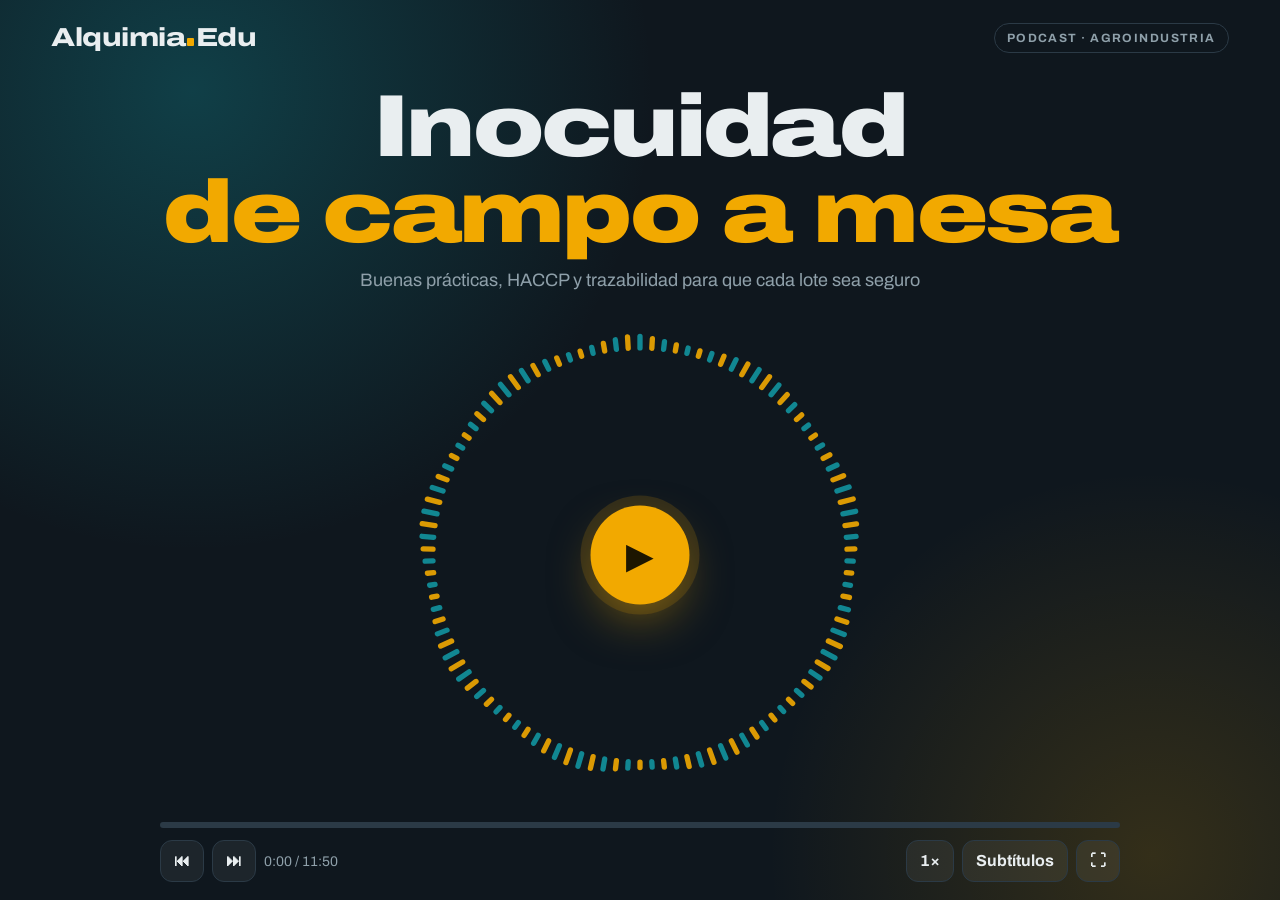
<file: podcast-agroindustria-inocuidad/index.html>
<!doctype html>
<html lang="es">
<head>
<meta charset="utf-8">
<meta name="viewport" content="width=device-width, initial-scale=1, viewport-fit=cover">
<title>Operación al Día · Banca y seguros · AlquimiaEdu</title>
<meta name="description" content="Podcast de AlquimiaEdu sobre operación, fraude, cumplimiento y siniestros en banca y seguros.">
<meta name="theme-color" content="#0f171e">
<link rel="preconnect" href="https://fonts.googleapis.com">
<link rel="preconnect" href="https://fonts.gstatic.com" crossorigin>
<link href="https://fonts.googleapis.com/css2?family=Archivo:wdth,wght@62..125,400..900&display=swap" rel="stylesheet">
<style>
:root{--bg:#0f171e;--ink:#e9eef0;--mut:#8fa0aa;--line:#2b3a46;--andon:#f2a900;--teal:#12939e}
*{box-sizing:border-box}
html,body{height:100%;margin:0}
body{background:var(--bg);color:var(--ink);font:16px/1.5 "Archivo","Helvetica Neue",Arial,system-ui,sans-serif;-webkit-font-smoothing:antialiased;overflow:hidden}
.app{position:fixed;inset:0;display:grid;grid-template-columns:minmax(0,1fr);grid-template-rows:auto auto 1fr auto auto;padding:max(18px,env(safe-area-inset-top)) clamp(18px,4vw,56px) max(18px,env(safe-area-inset-bottom));
 background:radial-gradient(60vmax 60vmax at 15% 10%,rgba(18,147,158,.32),transparent 60%),radial-gradient(50vmax 50vmax at 90% 95%,rgba(242,169,0,.16),transparent 60%),var(--bg)}
.top{display:flex;align-items:center;justify-content:space-between;gap:12px}
.brand{display:inline-flex;align-items:baseline;font-weight:800;font-stretch:125%;font-size:clamp(18px,2.2vw,26px);letter-spacing:-.02em;white-space:nowrap}
.brand i{display:inline-block;width:.3em;height:.3em;background:var(--andon);margin:0 .06em;border-radius:1px}
.pill{font-size:12px;font-weight:700;letter-spacing:.12em;text-transform:uppercase;color:var(--mut);border:1px solid var(--line);border-radius:99px;padding:5px 12px}
.hero{text-align:center;padding-top:clamp(8px,3vh,32px)}
.hero h1{margin:0;font-weight:900;font-stretch:125%;font-size:clamp(30px,min(7vw,10.5vh),88px);line-height:.98;letter-spacing:-.03em}
.hero h1 em{font-style:normal;color:var(--andon)}
.hero p{margin:.6em auto 0;max-width:38em;color:var(--mut);font-size:clamp(13px,1.6vw,18px)}
.viz{position:relative;min-height:0}
.viz canvas{position:absolute;left:0;right:0;top:-14%;bottom:-14%;width:100%;height:128%;pointer-events:none}
#play{position:absolute;left:50%;top:50%;transform:translate(-50%,-50%);width:clamp(72px,11vmin,112px);height:clamp(72px,11vmin,112px);border-radius:50%;border:0;background:var(--andon);color:#1d1600;font-size:clamp(26px,4vmin,42px);cursor:pointer;box-shadow:0 0 0 10px rgba(242,169,0,.15),0 20px 50px -10px rgba(242,169,0,.5);transition:transform .15s}
#play:hover{transform:translate(-50%,-50%) scale(1.05)}
.cc{min-height:0;max-width:960px;width:100%;margin:0 auto;text-align:center;font-size:clamp(16px,2.4vw,26px);line-height:1.35;font-weight:500;display:none;padding:0 4px 10px;max-height:24vh;overflow:auto}
.cc.on{display:block}.cc small{display:block;font-size:.5em;letter-spacing:.14em;text-transform:uppercase;color:var(--andon);font-weight:800;margin-bottom:4px}
.bar{max-width:960px;width:100%;margin:0 auto}
.pr{height:6px;background:var(--line);border-radius:6px;cursor:pointer;position:relative;margin:6px 0 12px}
.pr i{position:absolute;left:0;top:0;bottom:0;width:0;background:linear-gradient(90deg,var(--teal),var(--andon));border-radius:6px}
.row{display:flex;align-items:center;gap:8px}.row .sp{flex:1}
.time{font-variant-numeric:tabular-nums;color:var(--mut);font-size:14px;min-width:7.5em}
button.c{font:inherit;font-weight:700;color:var(--ink);background:rgba(255,255,255,.06);border:1px solid var(--line);border-radius:12px;padding:8px 13px;cursor:pointer}
button.c:hover{background:rgba(255,255,255,.12)}button.c[aria-pressed=true]{background:var(--andon);color:#1d1600;border-color:var(--andon)}
button:focus-visible{outline:3px solid var(--andon);outline-offset:2px}
.tag{display:none;font-size:11px;color:var(--mut)}
@media(max-width:560px){.pill{font-size:10px;padding:4px 9px;letter-spacing:.06em}.time{min-width:0;font-size:12px}button.c{padding:8px 10px}.row{gap:6px}.tag{display:none!important}}
@media(max-height:560px){.hero p{display:none}}
</style>
</head>
<body>
<div class="app" id="app">
  <div class="top"><span class="brand">Alquimia<i></i>Edu</span><span class="pill" id="pill"></span></div>
  <div class="hero"><h1 id="h1"></h1><p id="ttl"></p></div>
  <div class="viz"><canvas id="wv"></canvas><button id="play" aria-label="Reproducir">▶</button></div>
  <div class="cc" id="cc" aria-live="polite"></div>
  <div class="bar">
    <div class="pr" id="pr"><i id="pb"></i></div>
    <div class="row">
      <button class="c" id="prev" aria-label="Anterior">⏮</button>
      <button class="c" id="next" aria-label="Siguiente">⏭</button>
      <span class="time" id="tm">0:00 / 0:00</span><span class="tag" id="tag">Voz del navegador</span><span class="sp"></span>
      <button class="c" id="spd" aria-label="Velocidad">1×</button>
      <button class="c" id="ccb" aria-pressed="false">Subtítulos</button>
      <button class="c" id="fs" aria-label="Pantalla completa">⛶</button>
    </div>
  </div>
</div>
<script src="content.js"></script>
<script>
const P=PODCAST,$=s=>document.querySelector(s),all=[];
const hash=s=>{s=s.trim();let h=5381;for(const c of s)h=(((h<<5)+h)+c.codePointAt(0))>>>0;return h.toString(16)};
const fmt=t=>{t=Math.max(0,Math.round(t));return Math.floor(t/60)+":"+String(t%60).padStart(2,"0")};
let i=0,playing=false,rate=1,tok=0,useTTS=false,vox={};const dur={},a=new Audio();a.preload="auto";
$("#ttl").textContent=P.title;$("#h1").innerHTML=P.h1[0]+"<br><em>"+P.h1[1]+"</em>";$("#pill").textContent="Podcast · "+P.sector;document.title=P.show+" · "+P.sector+" · "+P.brand;
P.chapters.forEach(c=>c.lines.forEach(([sp,tx])=>all.push({sp,tx,src:"audio/"+hash(tx)+".mp3"})));
const est=l=>dur[l.src]||l.tx.split(/\s+/).length/2.6,total=()=>all.reduce((n,l)=>n+est(l),0);
function pickVoices(){const v=(speechSynthesis.getVoices()||[]).filter(x=>/^es/i.test(x.lang)),g=v.filter(x=>/google/i.test(x.name)),pool=g.length?g:v;
 const fem=pool.filter(x=>/female|mujer|sabina|helena|paulina|monica|mónica|elena|laura|google/i.test(x.name)),mas=pool.filter(x=>/male|hombre|jorge|diego|pablo|raul|raúl|juan|carlos/i.test(x.name));
 const ks=Object.keys(P.speakers);vox={};[[fem[0]||pool[0],1.12],[mas[0]||pool[1]||pool[0],.82],[fem[1]||pool[2]||pool[0],.98]].forEach((x,n)=>vox[ks[n]]={v:x[0],p:x[1]})}
if("speechSynthesis" in window){pickVoices();speechSynthesis.onvoiceschanged=pickVoices}
function show(){const l=all[i];$("#cc").innerHTML=`<small>${P.speakers[l.sp].name}</small>${l.tx}`;$("#tag").style.display=useTTS?"inline":"none";upd()}
function upd(){const pre=all.slice(0,i).reduce((n,l)=>n+est(l),0),cur=useTTS?0:(a.currentTime||0),T=total();
 $("#pb").style.width=Math.min(100,(pre+cur)/T*100)+"%";$("#tm").textContent=fmt(pre+cur)+" / "+fmt(T)}
function setPlay(p){playing=p;$("#play").textContent=p?"⏸":"▶";$("#play").setAttribute("aria-label",p?"Pausar":"Reproducir")}
function speak(l,my){useTTS=true;show();
 if(!("speechSynthesis" in window))return setTimeout(()=>{if(my===tok)finish()},Math.max(2500,est(l)*1000/rate));
 speechSynthesis.cancel();const u=new SpeechSynthesisUtterance(l.tx),c=vox[l.sp]||{};u.lang="es-ES";if(c.v){u.voice=c.v;u.lang=c.v.lang}u.rate=rate;u.pitch=c.p||1;
 u.onend=()=>{if(my===tok)finish()};u.onerror=()=>{if(my===tok&&playing)finish()};speechSynthesis.speak(u)}
function finish(){i<all.length-1?go(i+1,true):(setPlay(false),i=0,show())}
function go(k,start){i=Math.max(0,Math.min(all.length-1,k));const my=++tok,l=all[i];a.pause();if("speechSynthesis" in window)speechSynthesis.cancel();
 useTTS=false;show();if(!(start||playing))return;setPlay(true);
 a.onerror=()=>{if(my===tok)speak(l,my)};a.onloadedmetadata=()=>{if(isFinite(a.duration))dur[l.src]=a.duration};
 a.onended=()=>{if(my===tok)finish()};a.src=l.src;a.playbackRate=rate;a.play().catch(()=>{if(my===tok&&!useTTS)speak(l,my)})}
$("#play").onclick=()=>{if(playing){tok++;a.pause();if("speechSynthesis" in window)speechSynthesis.cancel();setPlay(false)}else go(i,true)};
$("#prev").onclick=()=>go(i-1,true);$("#next").onclick=()=>go(i+1,true);
$("#pr").onclick=e=>{const r=e.currentTarget.getBoundingClientRect(),t=(e.clientX-r.left)/r.width*total();let n=0,k=0;for(;k<all.length-1;k++){n+=est(all[k]);if(n>t)break}go(k,true)};
$("#spd").onclick=()=>{rate=rate>=1.5?.85:rate<1?1:rate+.25;a.playbackRate=rate;$("#spd").textContent=rate+"×"};
$("#ccb").onclick=e=>{const on=e.currentTarget.getAttribute("aria-pressed")!=="true";e.currentTarget.setAttribute("aria-pressed",on);$("#cc").classList.toggle("on",on)};
$("#fs").onclick=()=>{document.fullscreenElement?document.exitFullscreen():document.documentElement.requestFullscreen?.()};
document.onkeydown=e=>{if(e.code==="Space"){e.preventDefault();$("#play").click()}else if(e.key==="ArrowRight")go(i+1,true);else if(e.key==="ArrowLeft")go(i-1,true)};
a.ontimeupdate=upd;
const cv=$("#wv"),cx=cv.getContext("2d");let ph=0;
(function draw(){const d=devicePixelRatio||1,w=cv.width=cv.clientWidth*d,h=cv.height=cv.clientHeight*d,n=110,R=Math.min(w,h)*.31,L=Math.min(w,h)*.2;
 cx.clearRect(0,0,w,h);cx.translate(w/2,h/2);ph+=playing?.1:.008;cx.lineCap="round";cx.lineWidth=Math.max(2,R*2*Math.PI/n*.45);
 for(let k=0;k<n;k++){const ang=k/n*Math.PI*2-Math.PI/2,e=playing?.2+.8*Math.abs(Math.sin(k*.35+ph)*Math.cos(k*.11-ph*.8)):.07+.03*Math.sin(k*.5+ph*5),len=L*e;
  cx.strokeStyle=k%2?"#f2a900":"#12939e";cx.globalAlpha=.9;cx.beginPath();cx.moveTo(Math.cos(ang)*R,Math.sin(ang)*R);cx.lineTo(Math.cos(ang)*(R+len),Math.sin(ang)*(R+len));cx.stroke()}
 cx.setTransform(1,0,0,1,0,0);requestAnimationFrame(draw)})();
show();
</script>
</body>
</html>
</file>
